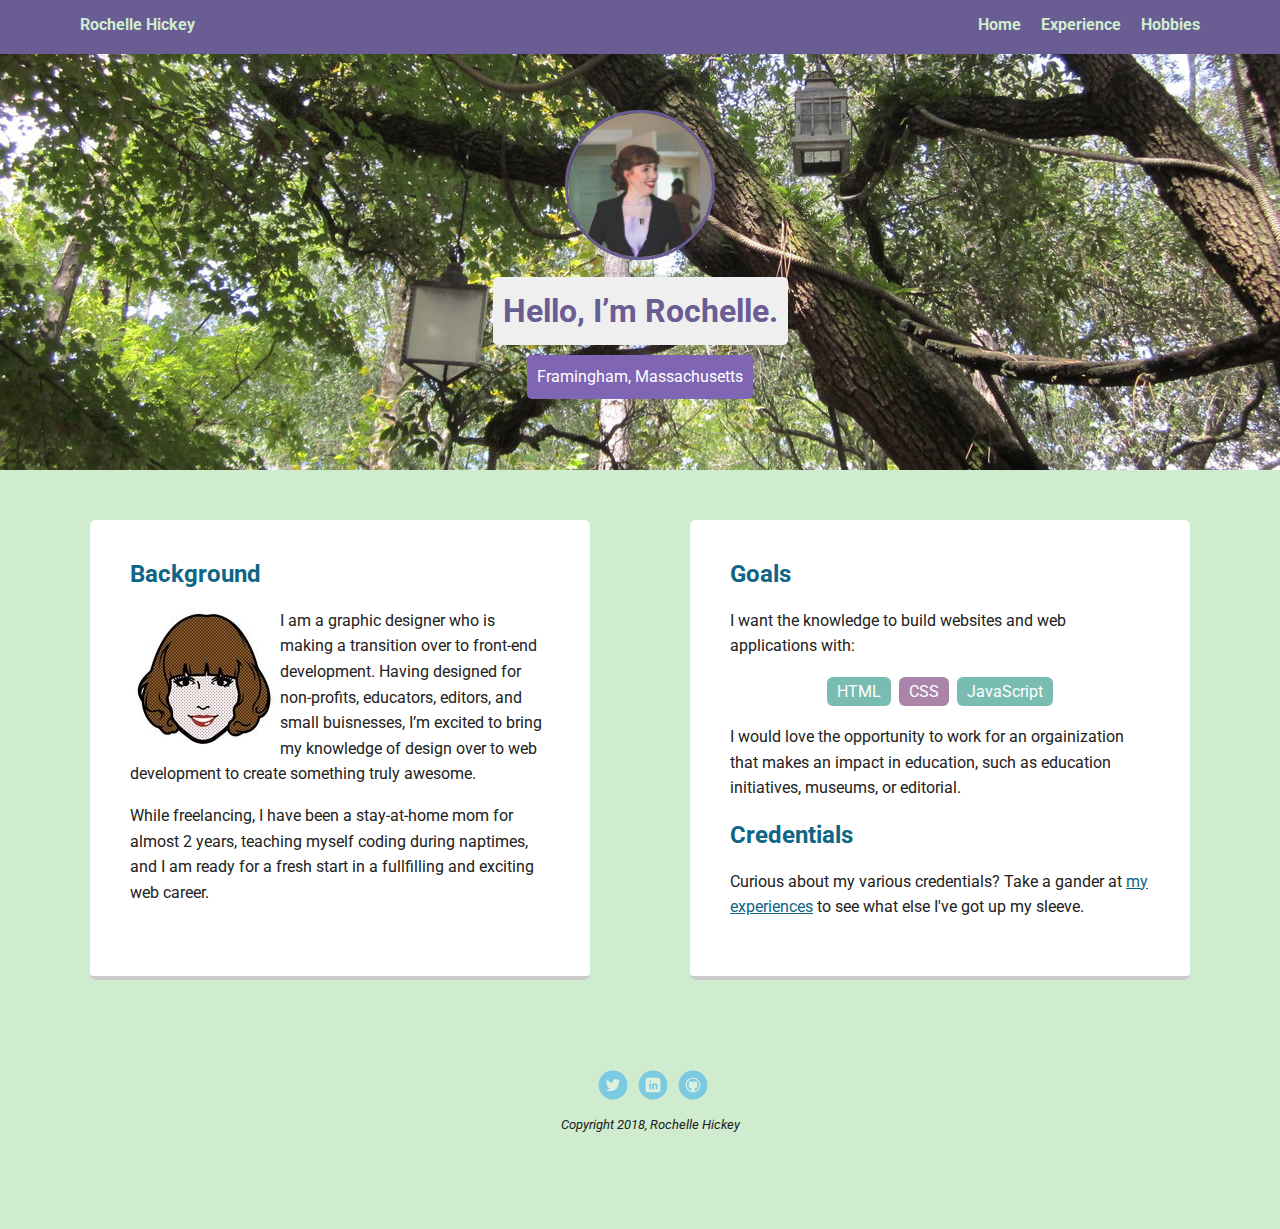
<file: index.html>
<!DOCTYPE html>
<html lang="en">
<head>
  <meta charset="utf-8">
  <title>Rochelle Hickey's Profile</title>
  <meta name="viewport" content="width=device-width, initial-scale=1.0">
  <link rel="stylesheet" href="styles.css">
  <link href="https://fonts.googleapis.com/css?family=Roboto:400,300,500,700,900" rel="stylesheet">
</head>
  <body>

    <div class="main-nav">
        <ul class="nav">
          <li class="name">Rochelle Hickey</li>
          <li><a href="index.html">Home</a></li>
          <li><a href="experience.html">Experience</a></li>
          <li><a href="hobbies.html">Hobbies</a></li>
        </ul>
    </div>

    <header>
      <img src="images/rochelle-img.jpg" alt="Picture of Rochelle Hickey" class="profile-image">
      <h1 class="tag name">Hello, I’m Rochelle.</h1>
      <p class="tag location">Framingham, Massachusetts</p>
    </header>

    <main class="flex">
      <div class="card">
        <h2>Background</h2>
        <img src="images/mini-graphic-face.jpg" alt="Comic book graphic treatment of Rochelle's face." class="img-wrap">
        <p>I am a graphic designer who is making a transition over to front-end development. Having designed for non-profits, educators, editors, and small buisnesses, I’m excited to bring my knowledge of design over to web development to create something truly awesome.</p>
        <p>While freelancing, I have been a stay-at-home mom for almost 2 years, teaching myself coding during naptimes, and I am ready for a fresh start in a fullfilling and exciting web career.</p>
      </div>

      <div class="card">
        <h2>Goals</h2>
        <p>I want the knowledge to build websites and web applications with:</p>
        <ul class="skills">
          <li>HTML</li>
          <li>CSS</li>
          <li>JavaScript</li>
        </ul>
        <p>I would love the opportunity to work for an orgainization that makes an impact in education, such as education initiatives, museums, or editorial.</p>
        <h2>Credentials</h2>
        <p>Curious about my various credentials? Take a gander at <a href="experience.html">my experiences</a> to see what else I've got up my sleeve.</p>
      </div>

    </main>
    <footer>
      <ul>
        <li><a href="https://twitter.com/rochellehickey" class="social twitter" target="_blank">Twitter</a></li>
        <li><a href="https://www.linkedin.com/in/rochellehickey" class="social linkedin" target="_blank">LinkedIn</a></li>
        <li><a href="https://github.com/rochellehickey" class="social github" target="_blank">Github</a></li>
      </ul>
      <p class="copyright"><small><em>Copyright 2018, Rochelle Hickey</em></small></p>
    </footer>
  </body>
  </html>
</file>
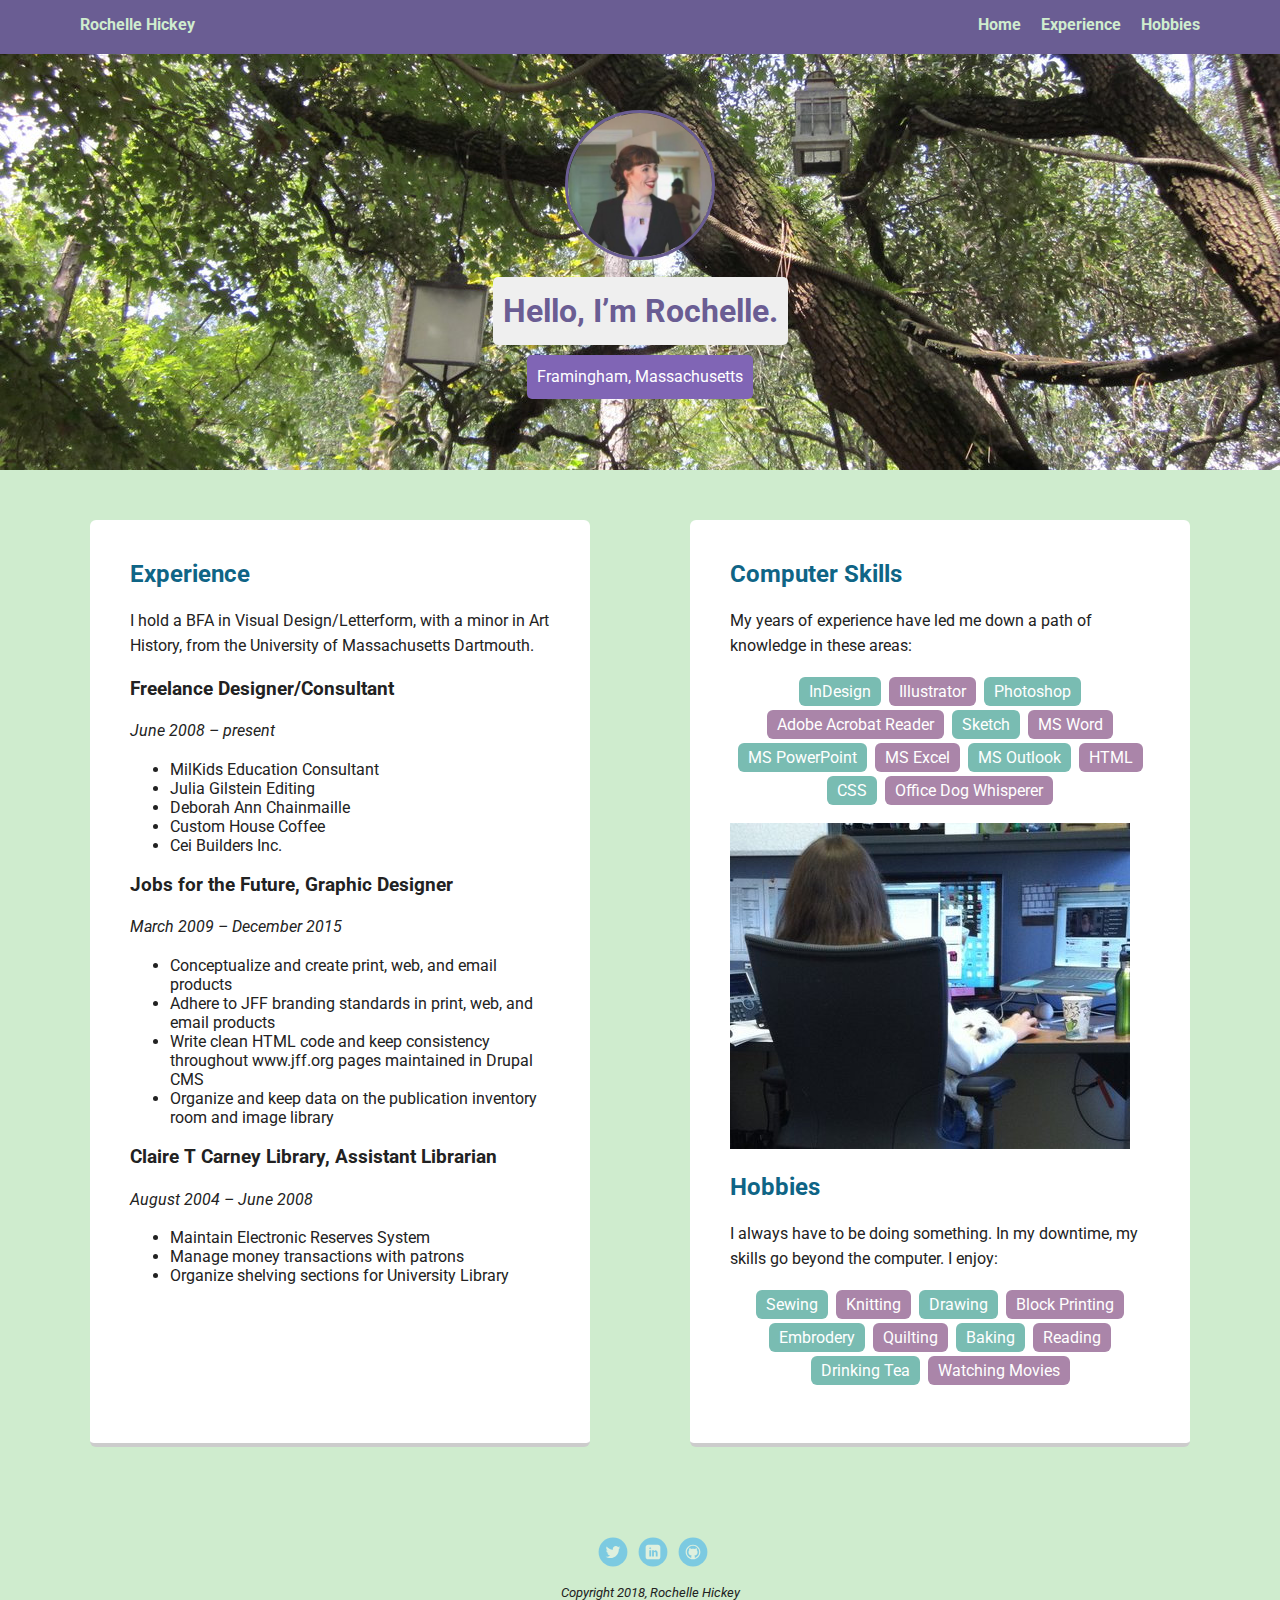
<file: experience.html>
<!DOCTYPE html>
<html lang="en">
<head>
  <meta charset="utf-8">
  <title>Rochelle Hickey's Experience</title>
  <meta name="viewport" content="width=device-width, initial-scale=1.0">
  <link rel="stylesheet" href="styles.css">
  <link href="https://fonts.googleapis.com/css?family=Roboto:400,300,500,700,900" rel="stylesheet">
</head>
  <body>

    <div class="main-nav">
        <ul class="nav">
          <li class="name">Rochelle Hickey</li>
          <li><a href="index.html">Home</a></li>
          <li><a href="experience.html">Experience</a></li>
          <li><a href="hobbies.html">Hobbies</a></li>
        </ul>
    </div>

    <header>
      <img src="images/rochelle-img.jpg" alt="Picture of Rochelle Hickey" class="profile-image">
      <h1 class="tag name">Hello, I’m Rochelle.</h1>
      <p class="tag location">Framingham, Massachusetts</p>
    </header>

    <main class="flex">
      <div class="card">
        <h2>Experience</h2>
        <p>I hold a BFA in Visual Design/Letterform, with a minor in Art History, from the University of Massachusetts Dartmouth.</p>
          <h3>Freelance Designer/Consultant</h3>
          <p><em>June 2008 – present</em></p>
          <ul>
            <li>MilKids Education Consultant</li>
            <li>Julia Gilstein Editing</li>
            <li>Deborah Ann Chainmaille</li>
            <li>Custom House Coffee</li>
            <li>Cei Builders Inc.</li>
          </ul>
          <h3>Jobs for the Future, Graphic Designer</h3>
          <p><em>March 2009 – December 2015</em></p>
          <ul>
            <li>Conceptualize and create print, web, and email products</li>
            <li>Adhere to JFF branding standards in print, web, and email products</li>
            <li>Write clean HTML code and keep consistency throughout www.jff.org pages maintained in Drupal CMS</li>
            <li>Organize and keep data on the publication inventory room and image library</li>
          </ul>
          <h3>Claire T Carney Library, Assistant Librarian</h3>
          <p><em>August 2004 – June 2008</em></p>
          <ul>
            <li>Maintain Electronic Reserves System</li>
            <li> Manage money transactions with patrons</li>
            <li>Organize shelving sections for University Library</li>
          </ul>
      </div>

      <div class="card">
        <h2>Computer Skills</h2>
        <p>My years of experience have led me down a path of knowledge in these areas:</p>
        <ul class="skills">
          <li>InDesign</li>
          <li>Illustrator</li>
          <li>Photoshop</li>
          <li>Adobe Acrobat Reader</li>
          <li>Sketch</li>
          <li>MS Word</li>
          <li>MS PowerPoint</li>
          <li>MS Excel</li>
          <li>MS Outlook</li>
          <li>HTML</li>
          <li>CSS</li>
          <li>Office Dog Whisperer</li>
        </ul>
        <img src="images/workday-friday.jpg" alt="Rochelle sitting at her work computer with her coworkers little dog asleep in her lap">
        <h2>Hobbies</h2>
        <p>I always have to be doing something. In my downtime, my skills go beyond the computer. I enjoy:</p>
        <ul class="skills">
          <li>Sewing</li>
          <li>Knitting</li>
          <li>Drawing</li>
          <li>Block Printing</li>
          <li>Embrodery</li>
          <li>Quilting</li>
          <li>Baking</li>
          <li>Reading</li>
          <li>Drinking Tea</li>
          <li>Watching Movies</li>
        </ul>
      </div>

    </main>
    <footer>
      <ul>
        <li><a href="https://twitter.com/rochellehickey" class="social twitter" target="_blank">Twitter</a></li>
        <li><a href="https://www.linkedin.com/in/rochellehickey" class="social linkedin" target="_blank">LinkedIn</a></li>
        <li><a href="https://github.com/rochellehickey" class="social github" target="_blank">Github</a></li>
      </ul>
      <p class="copyright"><small><em>Copyright 2018, Rochelle Hickey</em></small></p>
    </footer>
  </body>
  </html>
</file>
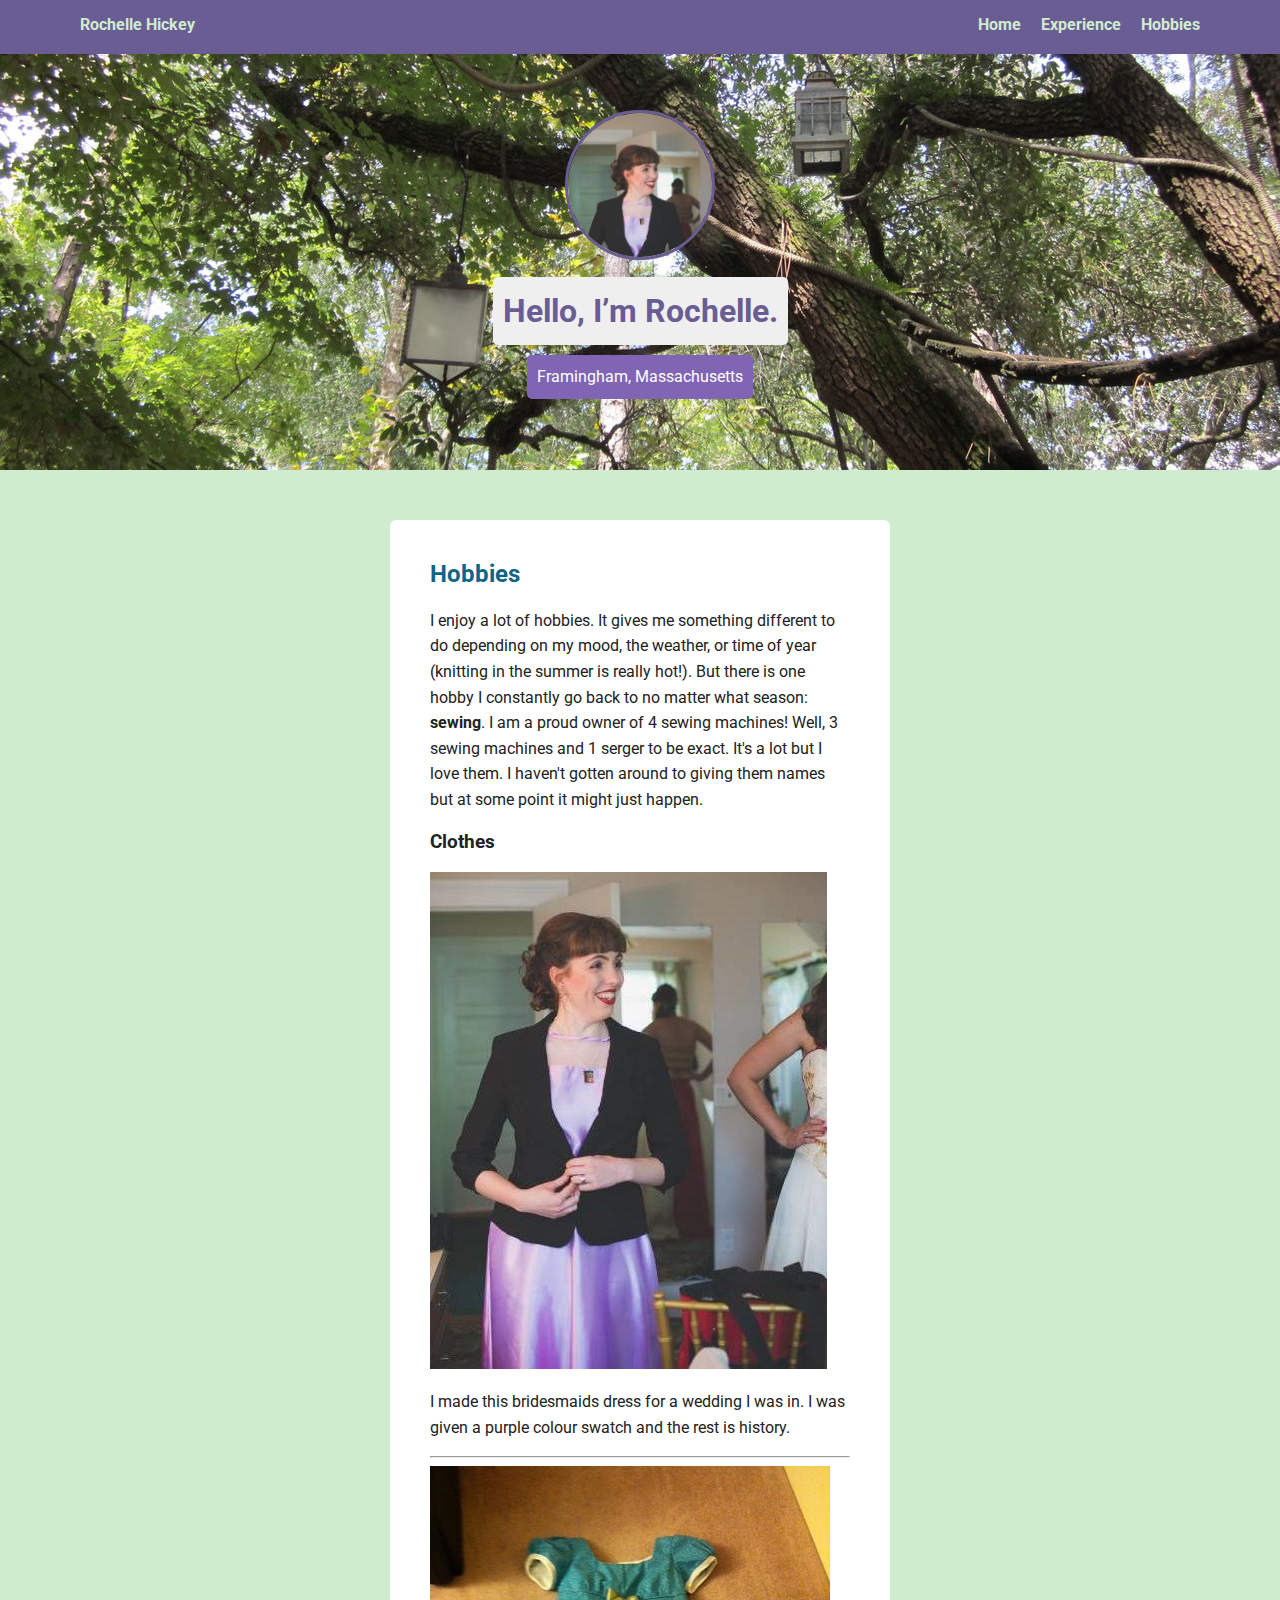
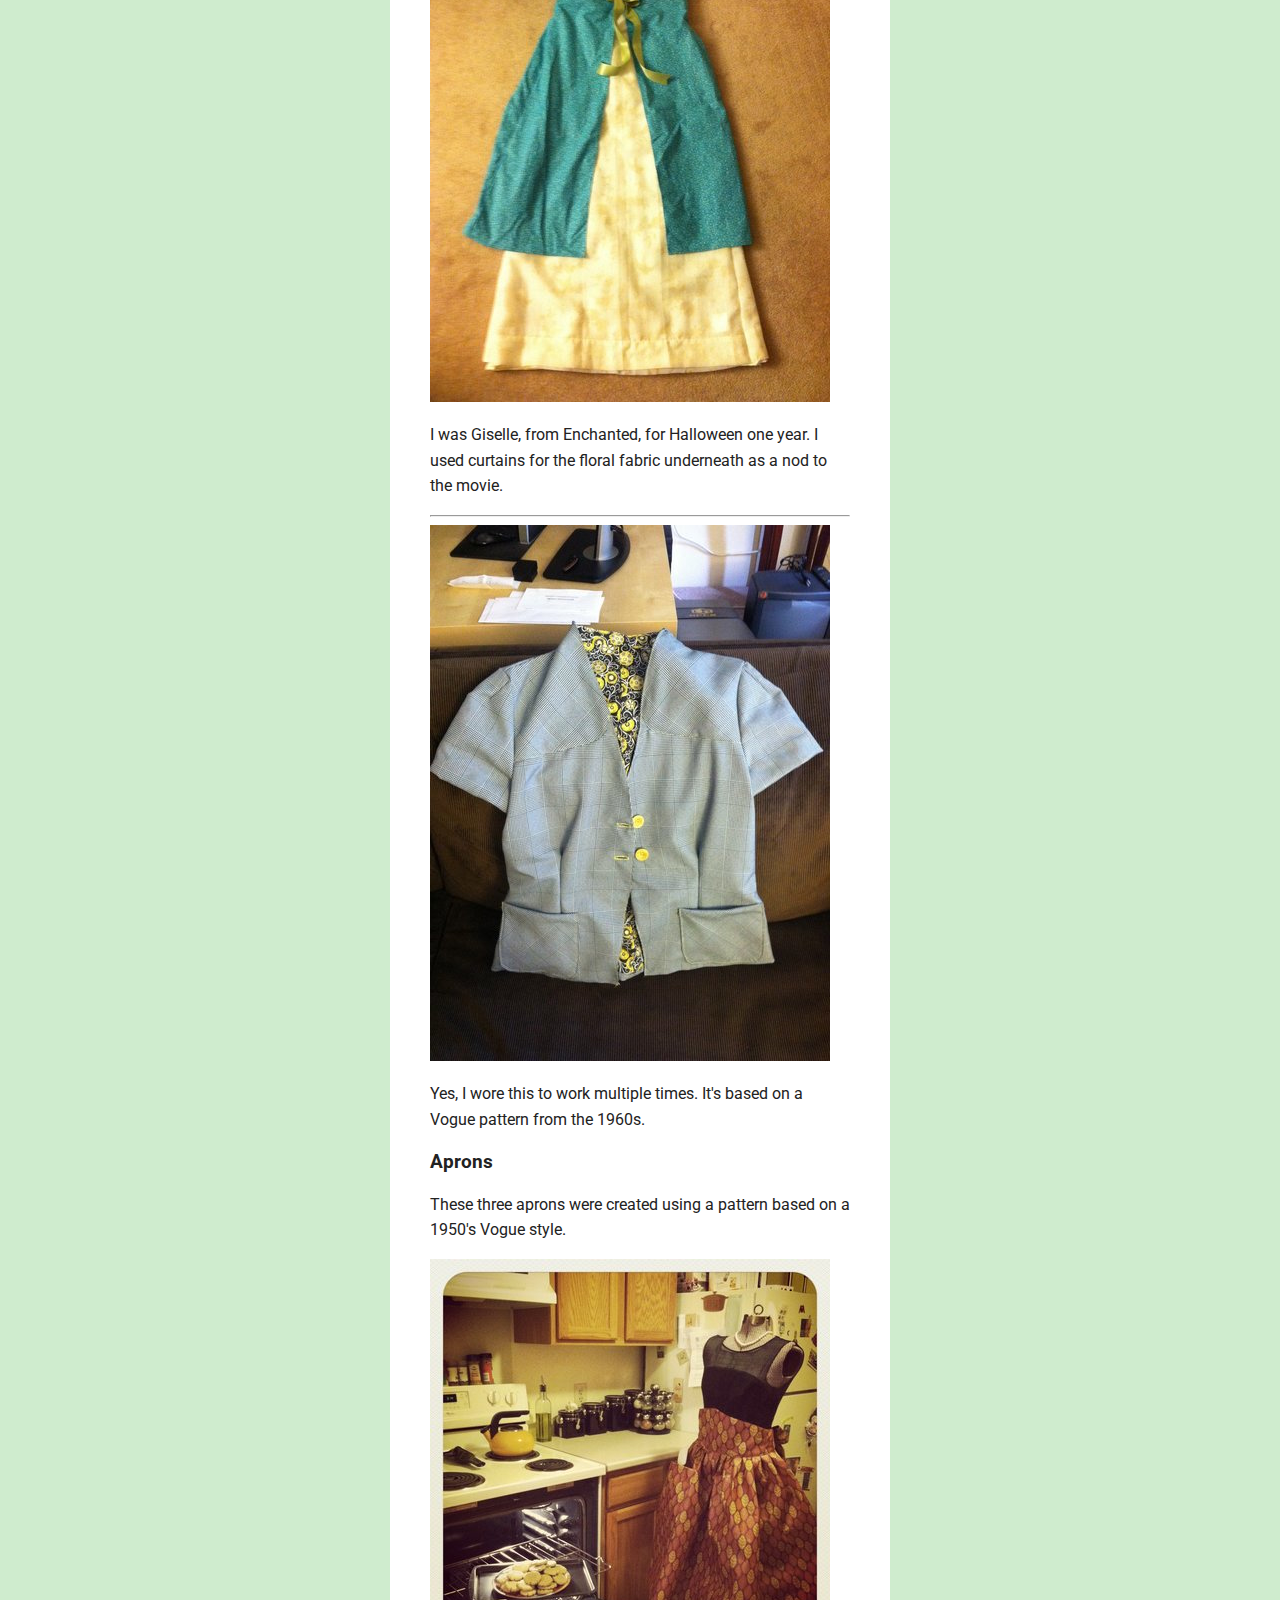
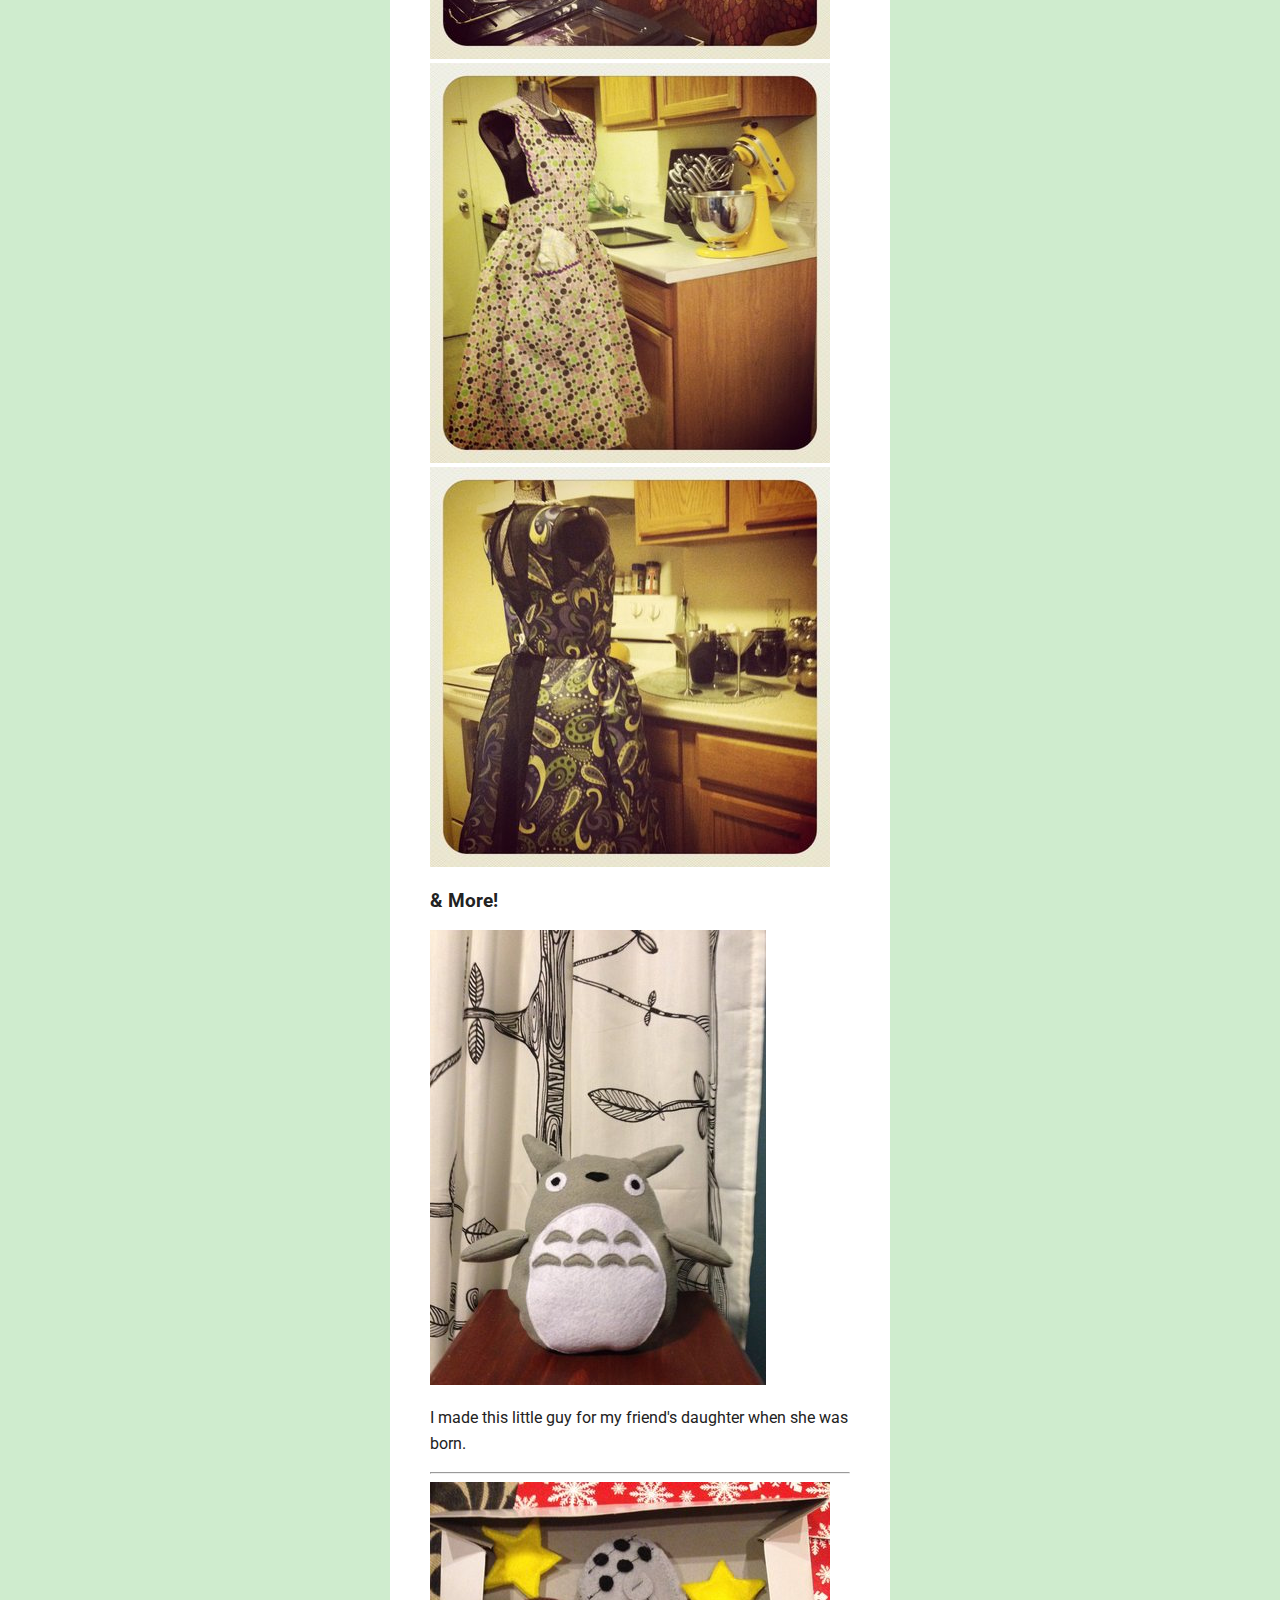
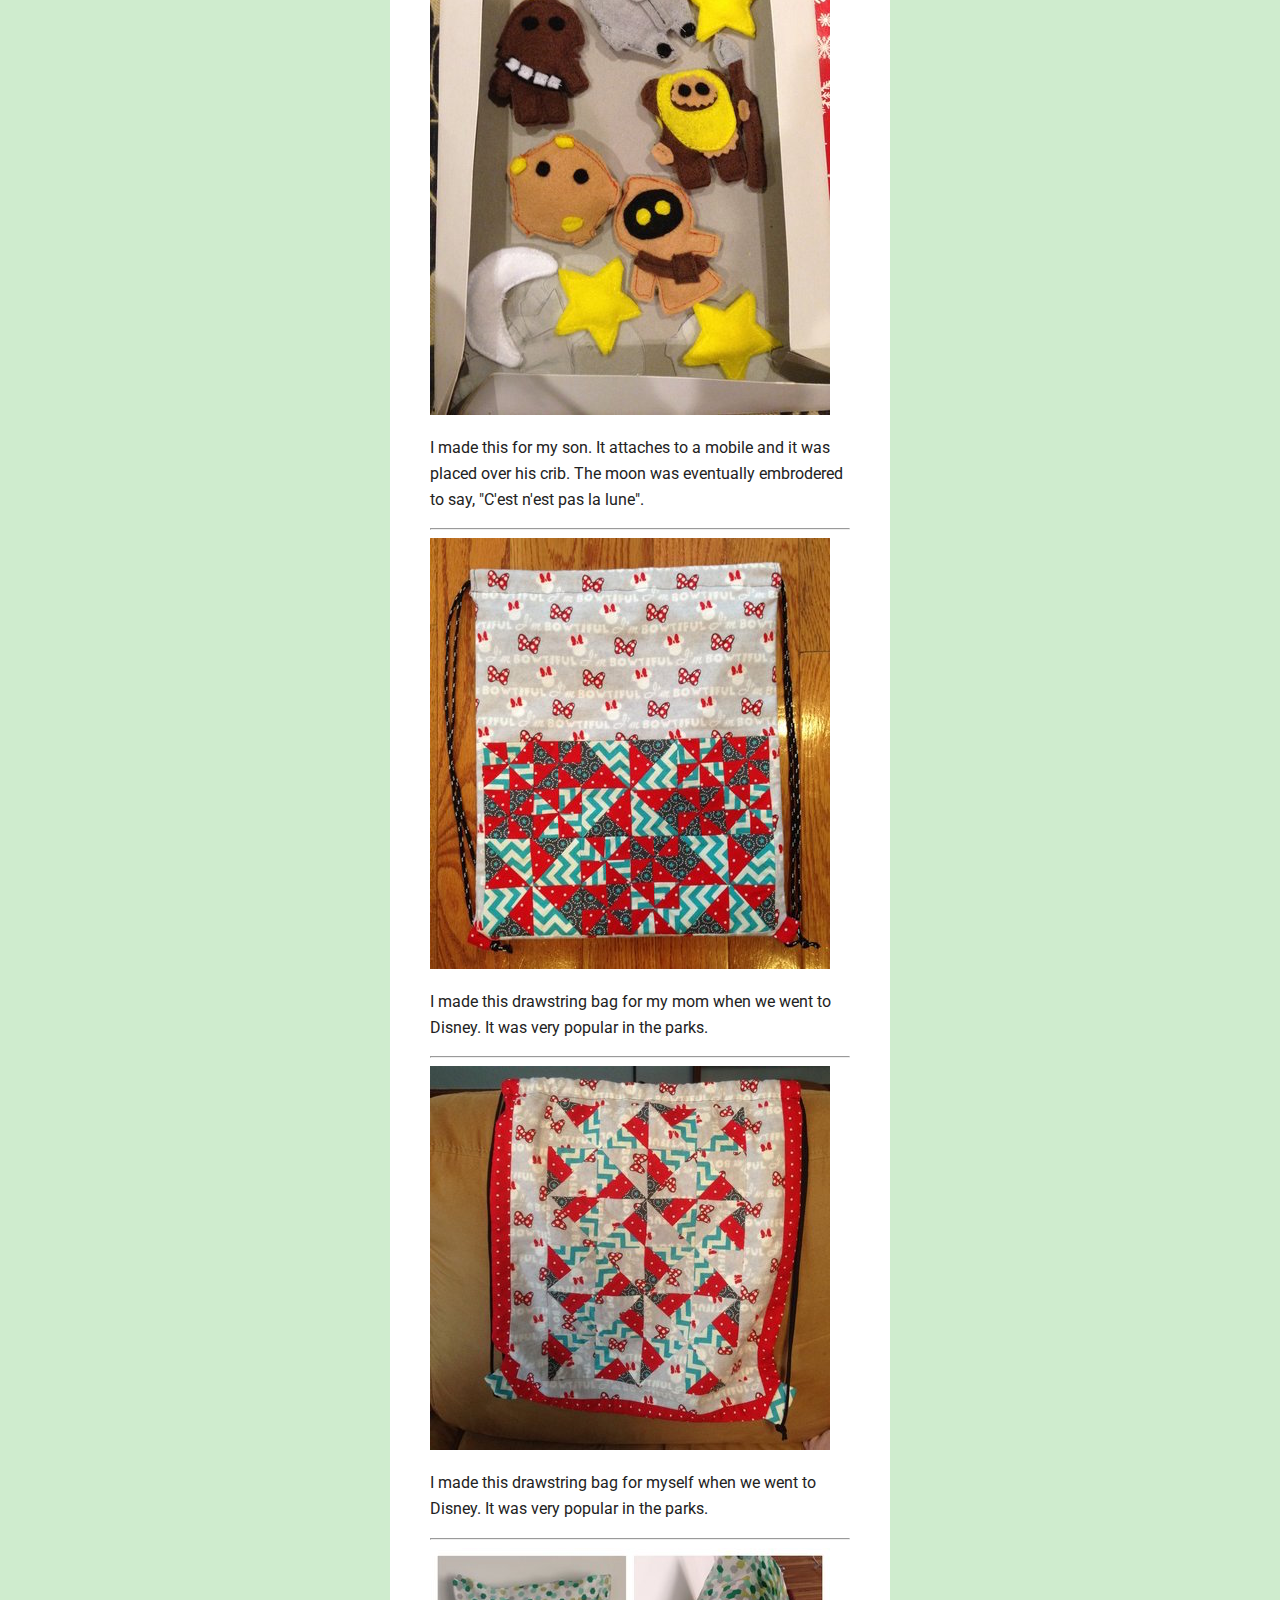
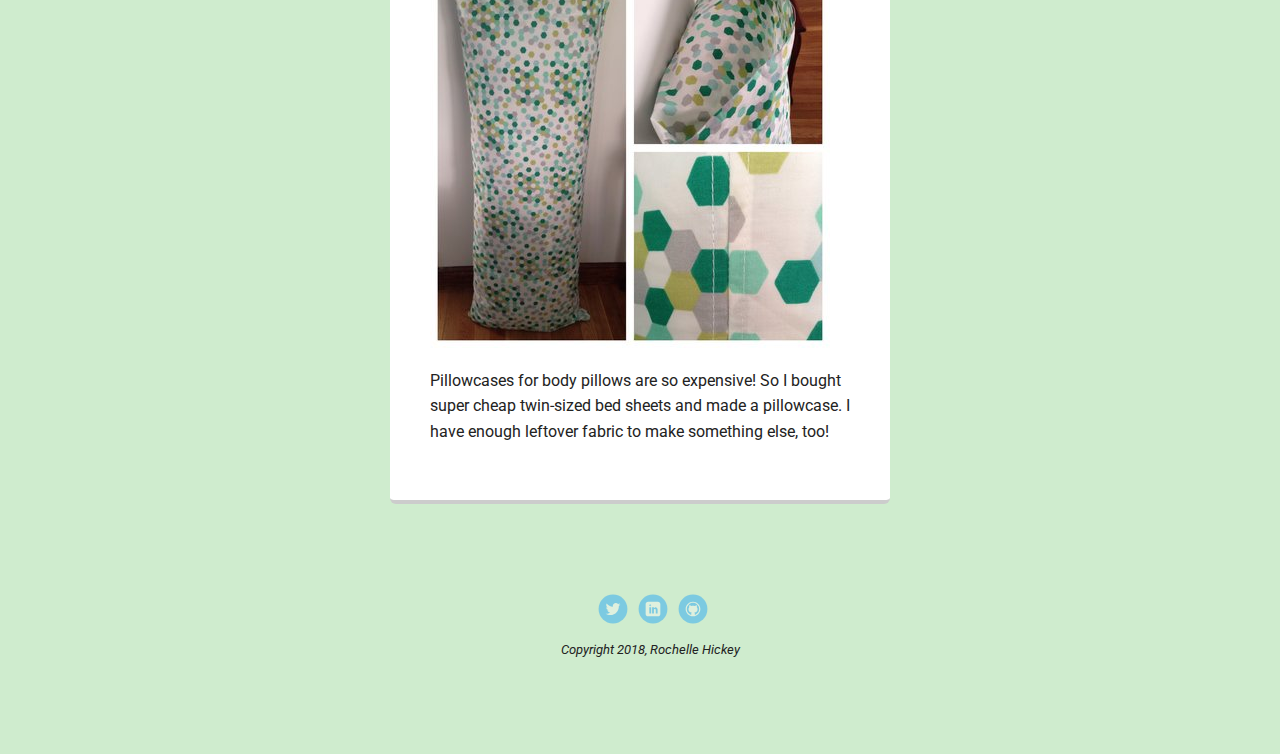
<file: hobbies.html>
<!DOCTYPE html>
<html lang="en">
<head>
  <meta charset="utf-8">
  <title>Rochelle Hickey's Hobbies</title>
  <meta name="viewport" content="width=device-width, initial-scale=1.0">
  <link rel="stylesheet" href="styles.css">
  <link href="https://fonts.googleapis.com/css?family=Roboto:400,300,500,700,900" rel="stylesheet">
</head>
  <body>

    <div class="main-nav">
        <ul class="nav">
          <li class="name">Rochelle Hickey</li>
          <li><a href="index.html">Home</a></li>
          <li><a href="experience.html">Experience</a></li>
          <li><a href="hobbies.html">Hobbies</a></li>
        </ul>
    </div>

    <header>
      <img src="images/rochelle-img.jpg" alt="Picture of Rochelle Hickey" class="profile-image">
      <h1 class="tag name">Hello, I’m Rochelle.</h1>
      <p class="tag location">Framingham, Massachusetts</p>
    </header>

    <main class="flex">
      <div class="card">
        <h2>Hobbies</h2>
        <p>I enjoy a lot of hobbies. It gives me something different to do depending on my mood, the weather, or time of year (knitting in the summer is really hot!). But there is one hobby I constantly go back to no matter what season: <strong>sewing</strong>. I am a proud owner of 4 sewing machines! Well, 3 sewing machines and 1 serger to be exact. It's a lot but I love them. I haven't gotten around to giving them names but at some point it might just happen.</p>
        <h3>Clothes</h3>
        <img src="images/purple-dress.jpg" alt="Rochelle wearing purple dress with black blazer jacket.">
        <p>I made this bridesmaids dress for a wedding I was in. I was given a purple colour swatch and the rest is history.</p>
        <hr>
        <img src="images/giselle-dress.jpg" alt="Giselle's New York dress from the movie Enchanted.">
        <p>I was Giselle, from Enchanted, for Halloween one year. I used curtains for the floral fabric underneath as a nod to the movie.</p>
        <hr>
        <img src="images/suit-jacket.jpg" alt="Grey and yellow, short sleeve, suit jacket.">
        <p>Yes, I wore this to work multiple times. It's based on a Vogue pattern from the 1960s.</p>
        <h3>Aprons</h3>
        <p>These three aprons were created using a pattern based on a 1950's Vogue style.</p>
        <img src="images/apron-1.jpg" alt="Red, yellow, and orange waist apron.">
        <img src="images/apron-2.jpg" alt="Purple, green, and pink full front apron.">
        <img src="images/apron-3.jpg" alt="Purple, green, and white full front apron.">
        <h3>&amp; More!</h3>
        <img src="images/totoro-toy.jpg" alt="My Neighbour Totoro in felt.">
        <p>I made this little guy for my friend's daughter when she was born.</p>
        <hr>
        <img src="images/star-wars-mobile.jpg" alt="Baby mobile with Star Wars characters in felt.">
        <p>I made this for my son. It attaches to a mobile and it was placed over his crib. The moon was eventually embrodered to say, "C'est n'est pas la lune".</p>
        <hr>
        <img src="images/quilt-bag-1.jpg" alt="Quilted bag with red, teal, and blue large and small pinwheels.">
        <p>I made this drawstring bag for my mom when we went to Disney. It was very popular in the parks.</p>
        <hr>
        <img src="images/quilt-bag-2.jpg" alt="Quilted bag with red, teal, and blue large pinwheels.">
        <p>I made this drawstring bag for myself when we went to Disney. It was very popular in the parks.</p>
        <hr>
        <img src="images/pillowcase.jpg" alt="Pillowcase for a body pillow.">
        <p>Pillowcases for body pillows are so expensive! So I bought super cheap twin-sized bed sheets and made a pillowcase. I have enough leftover fabric to make something else, too!</p>
      </div>

    </main>
    <footer>
      <ul>
        <li><a href="https://twitter.com/rochellehickey" class="social twitter" target="_blank">Twitter</a></li>
        <li><a href="https://www.linkedin.com/in/rochellehickey" class="social linkedin" target="_blank">LinkedIn</a></li>
        <li><a href="https://github.com/rochellehickey" class="social github" target="_blank">Github</a></li>
      </ul>
      <p class="copyright"><small><em>Copyright 2018, Rochelle Hickey</em></small></p>
    </footer>
  </body>
  </html>
</file>
<file: styles.css>
/* Global Layout Set-up */
* {
  box-sizing: border-box;
}

body {
  margin: 0;
  padding: 0;
  text-align: center;
  font-family: 'Roboto', sans-serif;
  color: #222;
  background: #cfecce;
}

  h2 {
    color: #0f6586;
  }

/* Link Styles */

a {
  text-decoration: underline;
  color: #0f6586;
}
a:hover {
  color: #aa85a9;
}

/* Section Styles */

.main-nav {
  width: 100%;
  background: #6a5d93;
  min-height: 30px;
  padding: 10px;
  position: fixed;
  text-align: center;
}
.nav {
  display: flex;
  justify-content: space-around;
  font-weight: 700;
  list-style-type: none;
  margin: 0 auto;
  padding: 0;
}

.nav .name {
    display: block;
    margin-right: auto;
    color: #cfecce;
}
.nav li {
  padding: 5px 10px 10px 10px;
}
.nav a {
  color: #cfecce;
  transition: all .5s;
  text-decoration: none;
}
.nav a:hover {
  color: white;
}

header {
  text-align: center;
  background: url('images/tree-with-lanterns.jpg') no-repeat center center ;
  background-size: cover;
  overflow: hidden;
  padding-top: 60px;
}
header {
  line-height: 1.5;
}
header .profile-image {
  margin-top: 50px;
  width: 150px;
  height: 150px;
  border-radius: 50%;
  border: 3px solid #6a5d93;
  transition: all .5s;
}
header .profile-image:hover {
  border-radius: 5%;
  border: 3px solid #0f6586;
  transform: scale(1.2) rotate(5deg);
}
.tag {
  background-color: #efefef;
  color: #6a5d93;
  padding: 10px;
  border-radius: 5px;
  display: table;
  margin: 10px auto;
}
.location {
  background-color: #8065B5;
  color: white;
}
.card {
  margin: 30px;
  padding: 20px 40px 40px;
  max-width: 500px;
  text-align: left;
  background: #fff;
  border-bottom: 4px solid #ccc;
  border-radius: 6px;
  transition: all .5s;
}
.card:hover {
  border-color: #0f6586;
}

ul.skills {
  padding: 0;
  text-align: center;
}

.skills li {
  border-radius: 6px;
  display: inline-block;
  background: #aa85a9;
  color: white;
  padding: 5px 10px;
  margin: 2px;
}

.skills li:nth-child(odd) {
  background: #79bcb2;
}

.img-wrap {
  float: left;
}

footer {
  width: 100%;
  min-height: 30px;
  padding: 20px 0 40px 20px;
}

footer .copyright {
  top: -8px;
  font-size: .75em;
}

footer ul {
  list-style-type: none;
  margin: 0;
  padding: 0;
}

footer ul li {
  display: inline-block;
}

a.social {
  display: inline-block;
  text-indent: -9999px;
  margin-left: 5px;
  width: 30px;
  height: 30px;
  background-size: 30px 30px;
  opacity: .4;
  transition: all .5s;
}
a.twitter {
  background-image: url(images/twitter.svg);
}
a.linkedin {
  background-image: url(images/linkedin.svg);
}
a.github {
  background-image: url(images/github.svg);
}
a.social:hover {
  opacity: 1;
}
.clearfix {
  clear: both;
}

/* Styles for larger screens */
@media screen and (min-width: 720px) {

  .flex {
      display: -ms-flexbox;      /* TWEENER - IE 10 */
      display: flex;
      max-width: 1200px;
      -ms-flex-pack: distribute;
      justify-content: space-around;
      margin: 0 auto;
  }

  header {
    min-height: 470px;
  }

  .nav {
    max-width: 1200px;
    padding: 0 30px;
  }


  main {
    padding-top: 20px;
  }

  main p {
    line-height: 1.6em;
  }

  footer {
    font-size: 1.3em;
    max-width: 1200px;
    margin: 40px auto;
  }

}
</file>
